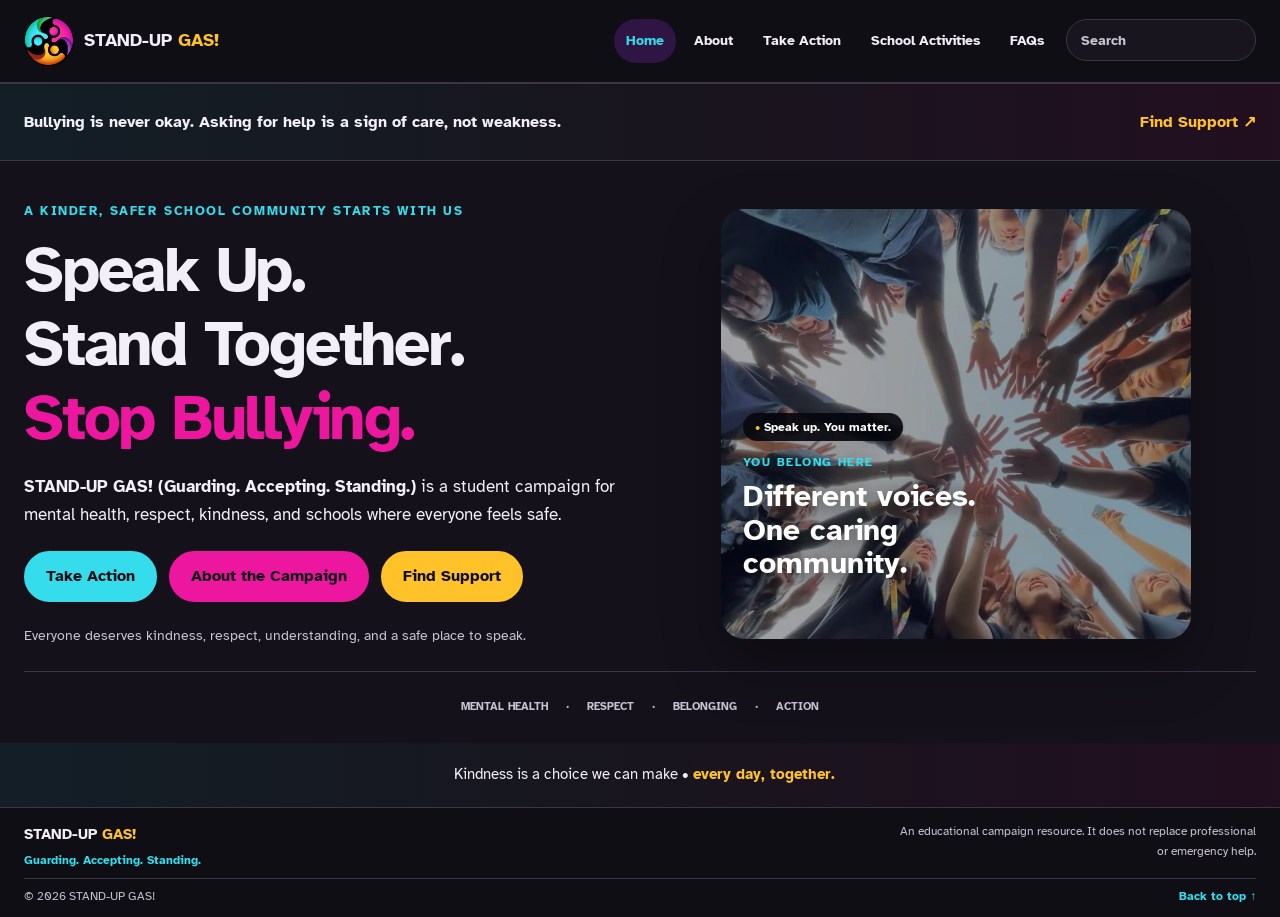
<file: index.html>
<!doctype html>
<html lang="en">
  <head>
    <meta charset="UTF-8" />
    <meta name="viewport" content="width=device-width, initial-scale=1.0" />
    <meta name="theme-color" content="#100E15" />
    <meta
      name="description"
      content="STAND-UP GAS! promotes mental health awareness, kindness, and safer, more supportive schools."
    />
    <meta property="og:type" content="website" />
    <meta
      property="og:title"
      content="STAND-UP GAS! | Speak Up. Stand Together."
    />
    <meta
      property="og:description"
      content="A student campaign for mental health awareness, kindness, and safer schools."
    />
    <meta property="og:image" content="./img.png" />

    <title>STAND-UP GAS! | Home</title>

    <link rel="icon" type="image/png" href="./logo.png" />

    <link rel="preconnect" href="https://fonts.googleapis.com" />
    <link rel="preconnect" href="https://fonts.gstatic.com" crossorigin />

    <link
      href="https://fonts.googleapis.com/css2?family=Atkinson+Hyperlegible:wght@400;700&display=swap"
      rel="stylesheet"
    />

    <link rel="stylesheet" href="style.css" />
    <script src="script.js" defer></script>
  </head>

  <body>
<a class="skip-link" href="#main-content">Skip to content</a>

    <header class="site-header">
      <div class="container nav-wrap">
        <a class="brand" href="index.html#home">
          <img
            class="brand-logo"
            src="logo.png"
            alt="STAND-UP GAS! logo"
            width="681"
            height="681"
            decoding="async"
          />
          <span class="brand-name">STAND-UP <span>GAS!</span></span>
        </a>

        <button
          class="menu-toggle"
          aria-expanded="false"
          aria-controls="primary-navigation"
          aria-label="Open navigation menu"
          type="button"
        >
          <span></span>
          <span></span>
          <span></span>
        </button>

        <nav
          class="primary-navigation"
          id="primary-navigation"
          aria-label="Main navigation"
        >
          <a class="nav-link active" href="index.html" aria-current="page">Home</a>
          <a class="nav-link" href="about.html">About</a>
          <a class="nav-link" href="take-action.html">Take Action</a>
          <a class="nav-link" href="school-activities.html">School Activities</a>
          <a class="nav-link" href="faq.html">FAQs</a>
          <form class="site-search" role="search">
            <label class="sr-only" for="site-search-input">Search this website</label>
            <input
              id="site-search-input"
              name="search"
              type="search"
              placeholder="Search"
              autocomplete="off"
              aria-controls="search-results"
              aria-expanded="false"
            />
            <div
              class="search-results"
              id="search-results"
              role="listbox"
              hidden
            ></div>
          </form>
        </nav>
      </div>
    </header>
    <main id="main-content">
<section class="intro-strip">
        <div class="container intro-strip-inner">
          <p>
            Bullying is never okay. Asking for help is a sign of care, not
            weakness.
          </p>
          <a href="take-action.html#support">Find Support ↗</a>
        </div>
      </section>
<section class="hero section-anchor" id="home">
        <div class="container hero-grid">
          <div class="hero-copy">
            <p class="eyebrow">
              A kinder, safer school community starts with us
            </p>

            <h1>
              Speak Up.<br />
              Stand Together.<br />
              <span>Stop Bullying.</span>
            </h1>

            <p class="hero-intro">
              <strong>STAND-UP GAS! (Guarding. Accepting. Standing.)</strong>
              is a student campaign for mental health, respect, kindness, and
              schools where everyone feels safe.
            </p>

            <div class="hero-actions">
              <a href="take-action.html#take-action" class="button button-primary"
                >Take Action</a
              >
              <a href="about.html#about" class="button button-outline"
                >About the Campaign</a
              >
              <a href="take-action.html#support" class="button button-support">Find Support</a>
            </div>

            <p class="hero-note">
              Everyone deserves kindness, respect, understanding, and a safe
              place to speak.
            </p>
          </div>

          <div class="hero-art">
            <img
              src="img.png"
              alt="Students standing together and raising their hands"
              width="736"
              height="1308"
              fetchpriority="high"
              decoding="async"
            />
            <div class="art-caption">
              <p class="art-message">
                <span aria-hidden="true">•</span> Speak up. You matter.
              </p>
              <span>YOU BELONG HERE</span>
              <strong>Different voices.<br />One caring community.</strong>
            </div>
          </div>
        </div>

        <div class="container hero-bottom">
          <span>Mental Health</span>
          <span>·</span>
          <span>Respect</span>
          <span>·</span>
          <span>Belonging</span>
          <span>·</span>
          <span>Action</span>
        </div>
      </section>
<section class="closing-banner">
        <div class="container closing-inner">
          <span class="closing-star" aria-hidden="true"></span>
          <p>
            Kindness is a choice we can make •
            <strong>every day, together.</strong>
          </p>
        </div>
      </section>
    </main>
<footer class="site-footer">
      <div class="container footer-inner">
        <div class="footer-brand-block">
          <a class="footer-brand" href="index.html#home">STAND-UP&nbsp;<span>GAS!</span></a>
          <p class="footer-tagline">Guarding. Accepting. Standing.</p>
        </div>

        <p class="footer-small">
          An educational campaign resource. It does not replace professional or
          emergency help.
        </p>

        <div class="footer-bottom">
          <span class="copyright">© <span id="year"></span> STAND-UP GAS!</span>
          <a class="footer-back-top" href="index.html#home"
            >Back to top <span aria-hidden="true">↑</span></a
          >
        </div>
      </div>
    </footer>
  </body>
</html>
</file>
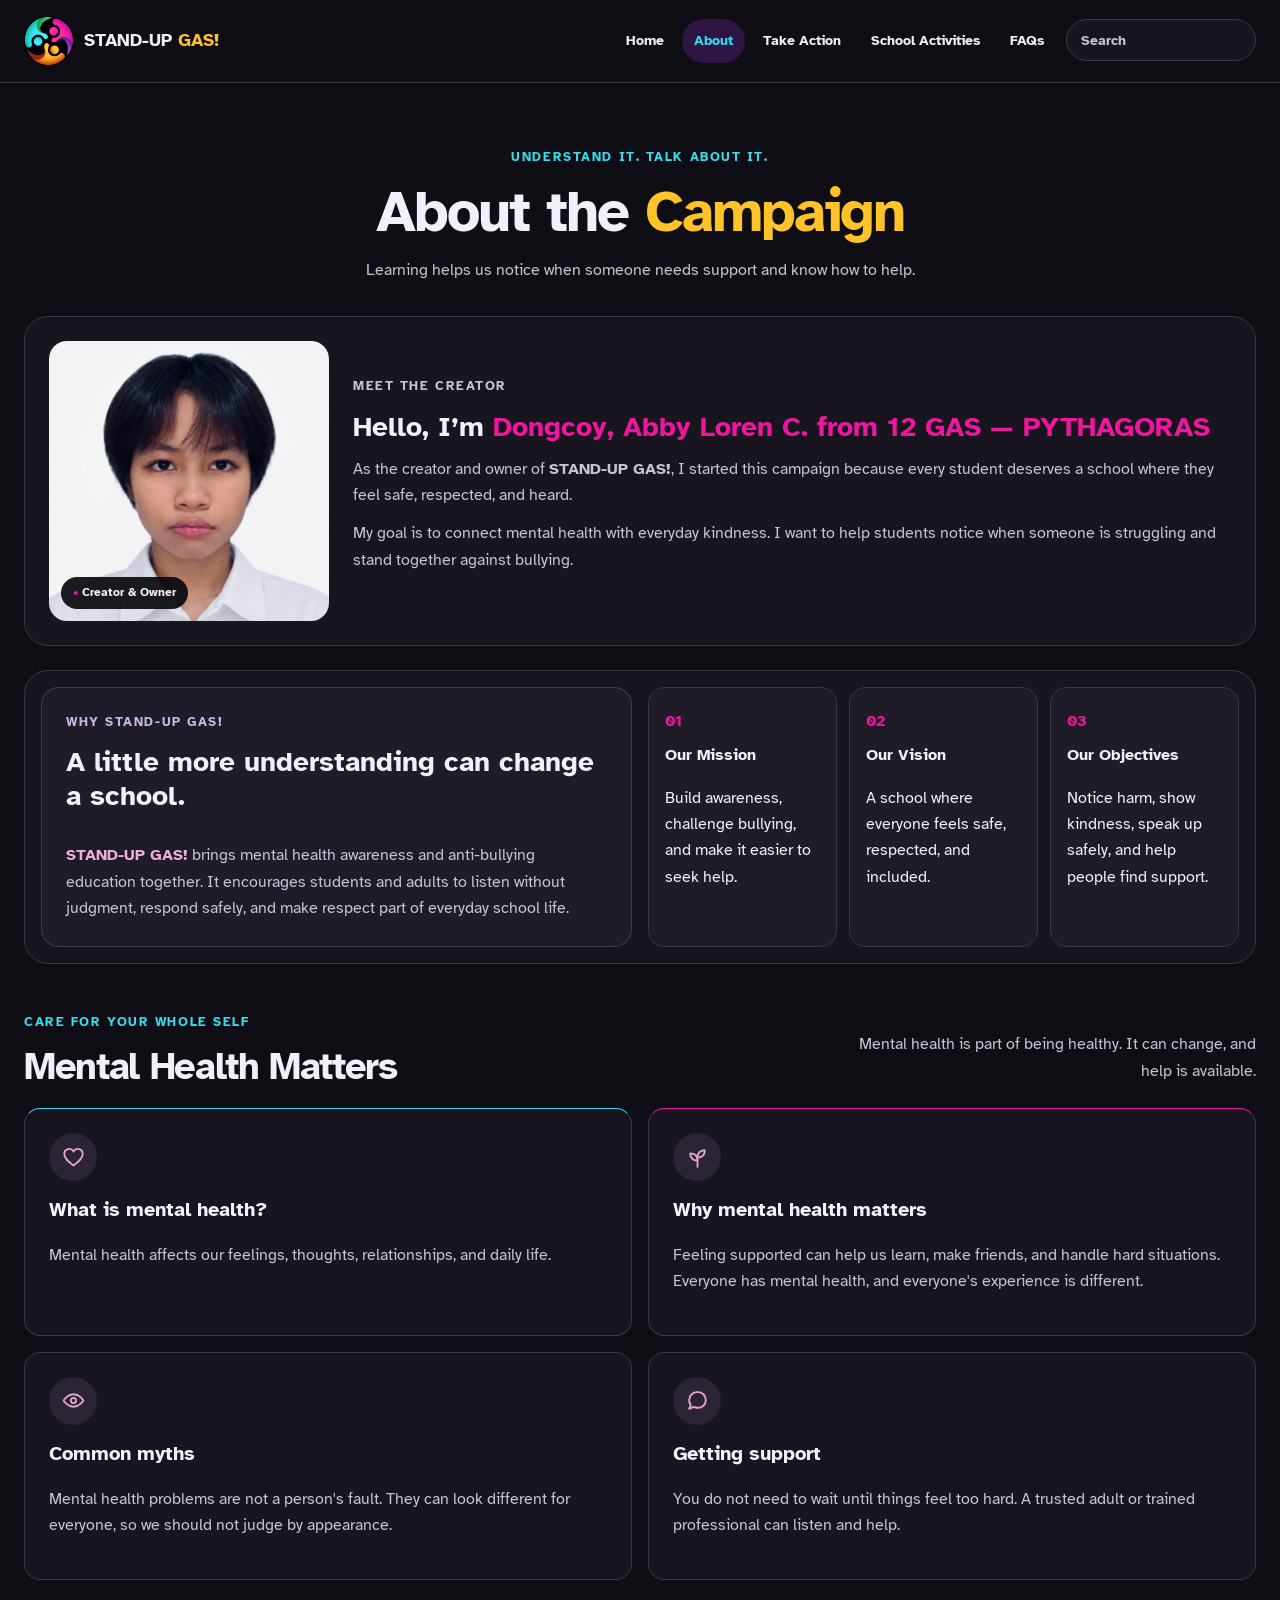
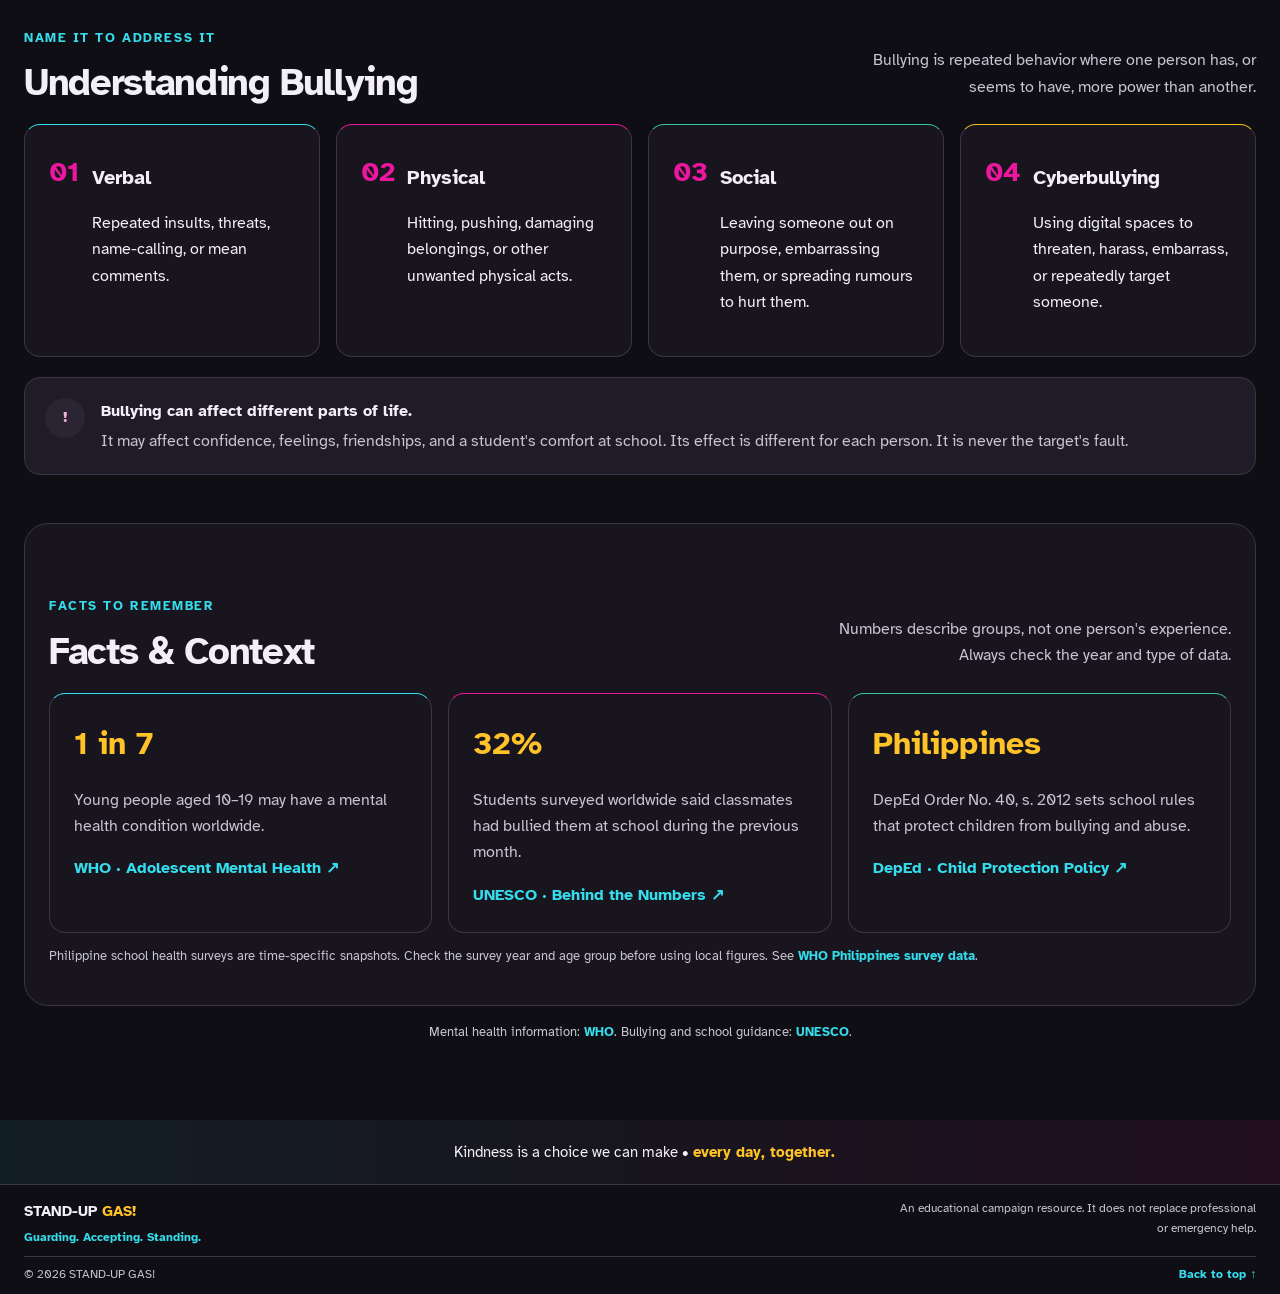
<file: about.html>
<!doctype html>
<html lang="en">
  <head>
    <meta charset="UTF-8" />
    <meta name="viewport" content="width=device-width, initial-scale=1.0" />
    <meta name="theme-color" content="#100E15" />
    <meta
      name="description"
      content="Learn about mental health, bullying, and the STAND-UP GAS! campaign for safer, more supportive schools."
    />
    <meta property="og:type" content="website" />
    <meta
      property="og:title"
      content="STAND-UP GAS! | About the Campaign"
    />
    <meta
      property="og:description"
      content="Learn how the campaign promotes mental health awareness, respect, and safer schools."
    />
    <meta property="og:image" content="./img.png" />

    <title>STAND-UP GAS! | About</title>

    <link rel="icon" type="image/png" href="./logo.png" />

    <link rel="preconnect" href="https://fonts.googleapis.com" />
    <link rel="preconnect" href="https://fonts.gstatic.com" crossorigin />

    <link
      href="https://fonts.googleapis.com/css2?family=Atkinson+Hyperlegible:wght@400;700&display=swap"
      rel="stylesheet"
    />

    <link rel="stylesheet" href="style.css" />
    <script src="script.js" defer></script>
  </head>

  <body>
<a class="skip-link" href="#main-content">Skip to content</a>

    <header class="site-header">
      <div class="container nav-wrap">
        <a class="brand" href="index.html#home">
          <img
            class="brand-logo"
            src="./logo.png"
            alt="STAND-UP GAS! logo"
            width="681"
            height="681"
            decoding="async"
          />
          <span class="brand-name">STAND-UP <span>GAS!</span></span>
        </a>

        <button
          class="menu-toggle"
          aria-expanded="false"
          aria-controls="primary-navigation"
          aria-label="Open navigation menu"
          type="button"
        >
          <span></span>
          <span></span>
          <span></span>
        </button>

        <nav
          class="primary-navigation"
          id="primary-navigation"
          aria-label="Main navigation"
        >
          <a class="nav-link" href="index.html">Home</a>
          <a class="nav-link active" href="about.html" aria-current="page">About</a>
          <a class="nav-link" href="take-action.html">Take Action</a>
          <a class="nav-link" href="school-activities.html">School Activities</a>
          <a class="nav-link" href="faq.html">FAQs</a>
          <form class="site-search" role="search">
            <label class="sr-only" for="site-search-input">Search this website</label>
            <input
              id="site-search-input"
              name="search"
              type="search"
              placeholder="Search"
              autocomplete="off"
              aria-controls="search-results"
              aria-expanded="false"
            />
            <div
              class="search-results"
              id="search-results"
              role="listbox"
              hidden
            ></div>
          </form>
        </nav>
      </div>
    </header>
    <main id="main-content">
<section class="section section-anchor" id="about">
        <div class="container">
          <div class="section-heading">
            <p class="eyebrow">Understand it. Talk about it.</p>
            <h2>About the <span>Campaign</span></h2>
            <p>
              Learning helps us notice when someone needs support and know how
              to help.
            </p>
          </div>

          <div class="creator-panel">
            <div class="creator-art">
              <img
                src="photo.jpg"
                alt="Dongcoy, Abby Loren C. 12 GAS — PYTHAGORAS, creator and owner of STAND-UP GAS!"
                class="creator-photo"
                loading="lazy"
                decoding="async"
              />
              <div class="creator-tag">
                <span aria-hidden="true">•</span> Creator &amp; Owner
              </div>
            </div>

            <div class="creator-copy">
              <p class="card-kicker">Meet the Creator</p>
              <h3>
                Hello, I’m
                <span>Dongcoy, Abby Loren C. from 12 GAS — PYTHAGORAS</span>
              </h3>
              <p>
                As the creator and owner of <strong>STAND-UP GAS!</strong>, I
                started this campaign because every student deserves a school
                where they feel safe, respected, and heard.
              </p>
              <p>
                My goal is to connect mental health with everyday kindness. I
                want to help students notice when someone is struggling and
                stand together against bullying.
              </p>
            </div>
          </div>

          <div class="campaign-panel">
            <div class="campaign-copy">
              <p class="card-kicker">Why STAND-UP GAS!</p>
              <h3>A little more understanding can change a school.</h3>

              <p>
                <strong>STAND-UP GAS!</strong> brings mental health awareness and anti-bullying
                education together. It encourages students and adults to listen
                without judgment, respond safely, and make respect part of
                everyday school life.
              </p>
            </div>

            <div class="campaign-pillars">
              <div>
                <span>01</span>
                <strong>Our Mission</strong>
                <p>
                  Build awareness, challenge bullying, and make it easier to
                  seek help.
                </p>
              </div>

              <div>
                <span>02</span>
                <strong>Our Vision</strong>
                <p>
                  A school where everyone feels safe, respected, and included.
                </p>
              </div>

              <div>
                <span>03</span>
                <strong>Our Objectives</strong>
                <p>
                  Notice harm, show kindness, speak up safely, and help people
                  find support.
                </p>
              </div>
            </div>
          </div>

          <div class="subsection-heading">
            <div>
              <p class="eyebrow">Care for your whole self</p>
              <h3>Mental Health Matters</h3>
            </div>
            <p>
              Mental health is part of being healthy. It can change, and help is
              available.
            </p>
          </div>

          <div class="info-grid">
            <article class="info-card">
              <span class="card-icon" aria-hidden="true">
                <svg viewBox="0 0 24 24" fill="none">
                  <path
                    d="M20.8 8.7c0 5-8.8 11-8.8 11s-8.8-6-8.8-11A4.7 4.7 0 0 1 12 6.2a4.7 4.7 0 0 1 8.8 2.5Z"
                  />
                </svg>
              </span>
              <h4>What is mental health?</h4>
              <p>
                Mental health affects our feelings, thoughts, relationships, and
                daily life.
              </p>
            </article>

            <article class="info-card">
              <span class="card-icon" aria-hidden="true">
                <svg viewBox="0 0 24 24" fill="none">
                  <path
                    d="M12 21v-9m0 3c-4.5 0-7-2.7-7-7 4.5 0 7 2.5 7 7Zm0-3c0-4.5 2.7-7 7-7 0 4.5-2.5 7-7 7Z"
                  />
                </svg>
              </span>
              <h4>Why mental health matters</h4>
              <p>
                Feeling supported can help us learn, make friends, and handle
                hard situations. Everyone has mental health, and everyone's
                experience is different.
              </p>
            </article>

            <article class="info-card">
              <span class="card-icon" aria-hidden="true">
                <svg viewBox="0 0 24 24" fill="none">
                  <path
                    d="M2.5 12s3.5-6 9.5-6 9.5 6 9.5 6-3.5 6-9.5 6-9.5-6-9.5-6Z"
                  />
                  <circle cx="12" cy="12" r="2.5" />
                </svg>
              </span>
              <h4>Common myths</h4>
              <p>
                Mental health problems are not a person's fault. They can look
                different for everyone, so we should not judge by appearance.
              </p>
            </article>

            <article class="info-card">
              <span class="card-icon" aria-hidden="true">
                <svg viewBox="0 0 24 24" fill="none">
                  <path
                    d="M20 11.5a7.5 7.5 0 0 1-8 7.5 8.6 8.6 0 0 1-3.5-.8L4 20l1.5-3.5A7.4 7.4 0 0 1 4 11.5 7.5 7.5 0 0 1 12 4a7.5 7.5 0 0 1 8 7.5Z"
                  />
                </svg>
              </span>
              <h4>Getting support</h4>
              <p>
                You do not need to wait until things feel too hard. A trusted
                adult or trained professional can listen and help.
              </p>
            </article>
          </div>

          <div class="subsection-heading">
            <div>
              <p class="eyebrow">Name it to address it</p>
              <h3>Understanding Bullying</h3>
            </div>
            <p>
              Bullying is repeated behavior where one person has, or seems to
              have, more power than another.
            </p>
          </div>

          <div class="bullying-grid">
            <article class="bullying-card">
              <span class="bully-number">01</span>
              <div>
                <h4>Verbal</h4>
                <p>
                  Repeated insults, threats, name-calling, or mean comments.
                </p>
              </div>
            </article>

            <article class="bullying-card">
              <span class="bully-number">02</span>
              <div>
                <h4>Physical</h4>
                <p>
                  Hitting, pushing, damaging belongings, or other unwanted
                  physical acts.
                </p>
              </div>
            </article>

            <article class="bullying-card">
              <span class="bully-number">03</span>
              <div>
                <h4>Social</h4>
                <p>
                  Leaving someone out on purpose, embarrassing them, or
                  spreading rumours to hurt them.
                </p>
              </div>
            </article>

            <article class="bullying-card">
              <span class="bully-number">04</span>
              <div>
                <h4>Cyberbullying</h4>
                <p>
                  Using digital spaces to threaten, harass, embarrass, or
                  repeatedly target someone.
                </p>
              </div>
            </article>
          </div>

          <div class="impact-note">
            <span class="impact-icon">!</span>
            <div>
              <h4>Bullying can affect different parts of life.</h4>
              <p>
                It may affect confidence, feelings, friendships, and a student's
                comfort at school. Its effect is different for each person. It
                is never the target's fault.
              </p>
            </div>
          </div>

          <div class="facts-panel">
            <div class="facts-heading">
              <div>
                <p class="eyebrow">Facts to remember</p>
                <h3>Facts &amp; Context</h3>
              </div>
              <p>
                Numbers describe groups, not one person's experience. Always
                check the year and type of data.
              </p>
            </div>

            <div class="fact-grid">
              <article class="fact-card">
                <span class="fact-value">1 in 7</span>
                <p>
                  Young people aged 10–19 may have a mental health condition
                  worldwide.
                </p>
                <a
                  href="https://www.who.int/news-room/fact-sheets/detail/adolescent-mental-health"
                  target="_blank"
                  rel="noopener noreferrer"
                  >WHO · Adolescent Mental Health ↗</a
                >
              </article>

              <article class="fact-card">
                <span class="fact-value">32%</span>
                <p>
                  Students surveyed worldwide said classmates had bullied
                  them at school during the previous month.
                </p>
                <a
                  href="https://www.unesco.org/en/articles/behind-numbers-ending-school-violence-and-bullying"
                  target="_blank"
                  rel="noopener noreferrer"
                  >UNESCO · Behind the Numbers ↗</a
                >
              </article>

              <article class="fact-card">
                <span class="fact-label">Philippines</span>
                <p>
                  DepEd Order No. 40, s. 2012 sets school rules that protect
                  children from bullying and abuse.
                </p>
                <a
                  href="https://www.deped.gov.ph/2012/05/14/do-40-s-2012-deped-child-protection-policy/"
                  target="_blank"
                  rel="noopener noreferrer"
                  >DepEd · Child Protection Policy ↗</a
                >
              </article>
            </div>

            <p class="facts-footnote">
              Philippine school health surveys are time-specific snapshots.
              Check the survey year and age group before using local figures.
              See
              <a
                href="https://www.who.int/teams/noncommunicable-diseases/surveillance/data/philippines"
                target="_blank"
                rel="noopener noreferrer"
                >WHO Philippines survey data</a
              >.
            </p>
          </div>

          <p class="source-note">
            Mental health information:
            <a
              href="https://www.who.int/health-topics/mental-health"
              target="_blank"
              rel="noopener noreferrer"
              >WHO</a
            >. Bullying and school guidance:
            <a
              href="https://www.unesco.org/en/health-education/safe-learning-environments"
              target="_blank"
              rel="noopener noreferrer"
              >UNESCO</a
            >.
          </p>
        </div>
      </section>
<section class="closing-banner">
        <div class="container closing-inner">
          <span class="closing-star" aria-hidden="true"></span>
          <p>
            Kindness is a choice we can make •
            <strong>every day, together.</strong>
          </p>
        </div>
      </section>
    </main>
<footer class="site-footer">
      <div class="container footer-inner">
        <div class="footer-brand-block">
          <a class="footer-brand" href="index.html#home">STAND-UP&nbsp;<span>GAS!</span></a>
          <p class="footer-tagline">Guarding. Accepting. Standing.</p>
        </div>

        <p class="footer-small">
          An educational campaign resource. It does not replace professional or
          emergency help.
        </p>

        <div class="footer-bottom">
          <span class="copyright">© <span id="year"></span> STAND-UP GAS!</span>
          <a class="footer-back-top" href="index.html#home"
            >Back to top <span aria-hidden="true">↑</span></a
          >
        </div>
      </div>
    </footer>
  </body>
</html>
</file>
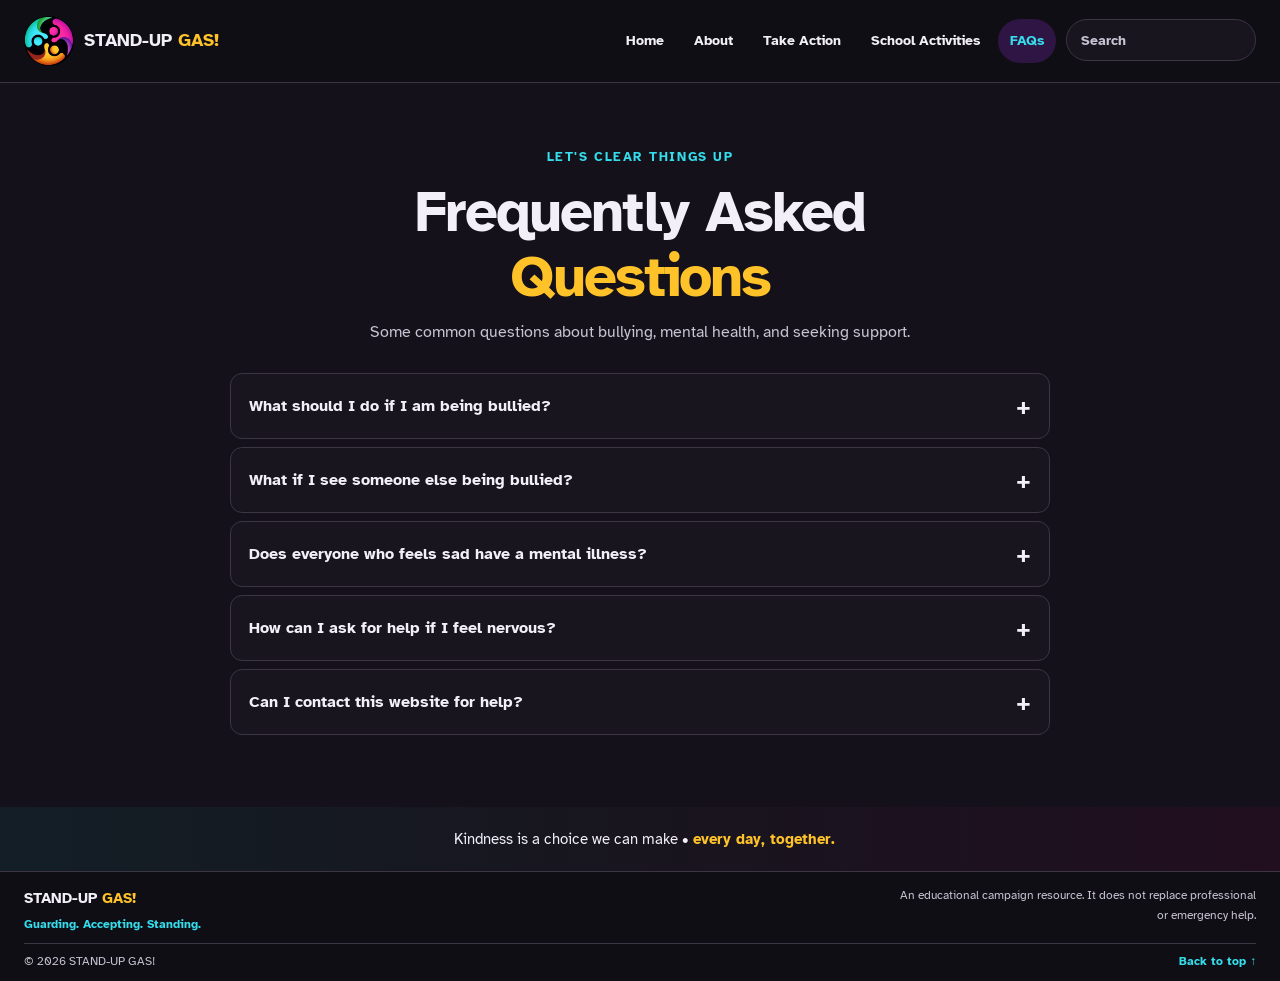
<file: faq.html>
<!doctype html>
<html lang="en">
  <head>
    <meta charset="UTF-8" />
    <meta name="viewport" content="width=device-width, initial-scale=1.0" />
    <meta name="theme-color" content="#100E15" />
    <meta
      name="description"
      content="Find clear answers about bullying, mental health, and asking for support."
    />
    <meta property="og:type" content="website" />
    <meta
      property="og:title"
      content="STAND-UP GAS! | FAQs"
    />
    <meta
      property="og:description"
      content="Answers to common questions about bullying, mental health, and finding help."
    />
    <meta property="og:image" content="./img.png" />

    <title>STAND-UP GAS! | FAQs</title>

    <link rel="icon" type="image/png" href="./logo.png" />

    <link rel="preconnect" href="https://fonts.googleapis.com" />
    <link rel="preconnect" href="https://fonts.gstatic.com" crossorigin />

    <link
      href="https://fonts.googleapis.com/css2?family=Atkinson+Hyperlegible:wght@400;700&display=swap"
      rel="stylesheet"
    />

    <link rel="stylesheet" href="style.css" />
    <script src="script.js" defer></script>
  </head>

  <body>
<a class="skip-link" href="#main-content">Skip to content</a>

    <header class="site-header">
      <div class="container nav-wrap">
        <a class="brand" href="index.html#home">
          <img
            class="brand-logo"
            src="logo.png"
            alt="STAND-UP GAS! logo"
            width="681"
            height="681"
            decoding="async"
          />
          <span class="brand-name">STAND-UP <span>GAS!</span></span>
        </a>

        <button
          class="menu-toggle"
          aria-expanded="false"
          aria-controls="primary-navigation"
          aria-label="Open navigation menu"
          type="button"
        >
          <span></span>
          <span></span>
          <span></span>
        </button>

        <nav
          class="primary-navigation"
          id="primary-navigation"
          aria-label="Main navigation"
        >
          <a class="nav-link" href="index.html">Home</a>
          <a class="nav-link" href="about.html">About</a>
          <a class="nav-link" href="take-action.html">Take Action</a>
          <a class="nav-link" href="school-activities.html">School Activities</a>
          <a class="nav-link active" href="faq.html" aria-current="page">FAQs</a>
          <form class="site-search" role="search">
            <label class="sr-only" for="site-search-input">Search this website</label>
            <input
              id="site-search-input"
              name="search"
              type="search"
              placeholder="Search"
              autocomplete="off"
              aria-controls="search-results"
              aria-expanded="false"
            />
            <div
              class="search-results"
              id="search-results"
              role="listbox"
              hidden
            ></div>
          </form>
        </nav>
      </div>
    </header>
    <main id="main-content">
<section class="section faq-section section-anchor" id="faq">
        <div class="container">
          <div class="section-heading">
            <p class="eyebrow">Let's clear things up</p>
            <h2 class="faq-title">
              Frequently Asked<br />
              <span>Questions</span>
            </h2>
            <p>
              Some common questions about bullying, mental health, and seeking
              support.
            </p>
          </div>

          <div class="faq-list">
            <article class="faq-item">
              <h3>
                <button
                  class="faq-question"
                  aria-expanded="false"
                  aria-controls="faq-answer-1"
                  type="button"
                >
                  What should I do if I am being bullied?
                  <span aria-hidden="true">+</span>
                </button>
              </h3>
              <div class="faq-answer" id="faq-answer-1" hidden>
                <p>
                  You deserve support, and it is not your fault. Move to a safer
                  place if necessary and tell a trusted adult or school staff
                  member what happened. Save relevant messages or screenshots
                  and ask what steps can keep you safe.
                </p>
              </div>
            </article>

            <article class="faq-item">
              <h3>
                <button
                  class="faq-question"
                  aria-expanded="false"
                  aria-controls="faq-answer-2"
                  type="button"
                >
                  What if I see someone else being bullied?
                  <span aria-hidden="true">+</span>
                </button>
              </h3>
              <div class="faq-answer" id="faq-answer-2" hidden>
                <p>
                  Do not put yourself in danger. You can check in privately,
                  include the person, and report what you saw to a trusted
                  adult. Online, avoid sharing harmful posts and use the
                  platform's reporting tools.
                </p>
              </div>
            </article>

            <article class="faq-item">
              <h3>
                <button
                  class="faq-question"
                  aria-expanded="false"
                  aria-controls="faq-answer-3"
                  type="button"
                >
                  Does everyone who feels sad have a mental illness?
                  <span aria-hidden="true">+</span>
                </button>
              </h3>
              <div class="faq-answer" id="faq-answer-3" hidden>
                <p>
                  No. Feeling sad is part of life. A trained professional can
                  help assess mental health concerns. If your feelings worry you
                  or make daily life hard, talk with a trusted adult or
                  professional.
                </p>
              </div>
            </article>

            <article class="faq-item">
              <h3>
                <button
                  class="faq-question"
                  aria-expanded="false"
                  aria-controls="faq-answer-4"
                  type="button"
                >
                  How can I ask for help if I feel nervous?
                  <span aria-hidden="true">+</span>
                </button>
              </h3>
              <div class="faq-answer" id="faq-answer-4" hidden>
                <p>
                  You could write a note, send a message, or start with: "I need
                  to tell you something, and I want your help." Choose an adult
                  you trust. If the first person cannot help, try another
                  trusted adult.
                </p>
              </div>
            </article>

            <article class="faq-item">
              <h3>
                <button
                  class="faq-question"
                  aria-expanded="false"
                  aria-controls="faq-answer-5"
                  type="button"
                >
                  Can I contact this website for help?
                  <span aria-hidden="true">+</span>
                </button>
              </h3>
              <div class="faq-answer" id="faq-answer-5" hidden>
                <p>
                  This is an educational campaign website. It does not have a
                  staffed contact service or message form. Please contact a
                  trusted adult, your school guidance counsellor, a trained
                  professional, or a reliable support service.
                </p>
              </div>
            </article>
          </div>
        </div>
      </section>
<section class="closing-banner">
        <div class="container closing-inner">
          <span class="closing-star" aria-hidden="true"></span>
          <p>
            Kindness is a choice we can make •
            <strong>every day, together.</strong>
          </p>
        </div>
      </section>
    </main>
<footer class="site-footer">
      <div class="container footer-inner">
        <div class="footer-brand-block">
          <a class="footer-brand" href="index.html#home">STAND-UP&nbsp;<span>GAS!</span></a>
          <p class="footer-tagline">Guarding. Accepting. Standing.</p>
        </div>

        <p class="footer-small">
          An educational campaign resource. It does not replace professional or
          emergency help.
        </p>

        <div class="footer-bottom">
          <span class="copyright">© <span id="year"></span> STAND-UP GAS!</span>
          <a class="footer-back-top" href="index.html#home"
            >Back to top <span aria-hidden="true">↑</span></a
          >
        </div>
      </div>
    </footer>
  </body>
</html>
</file>
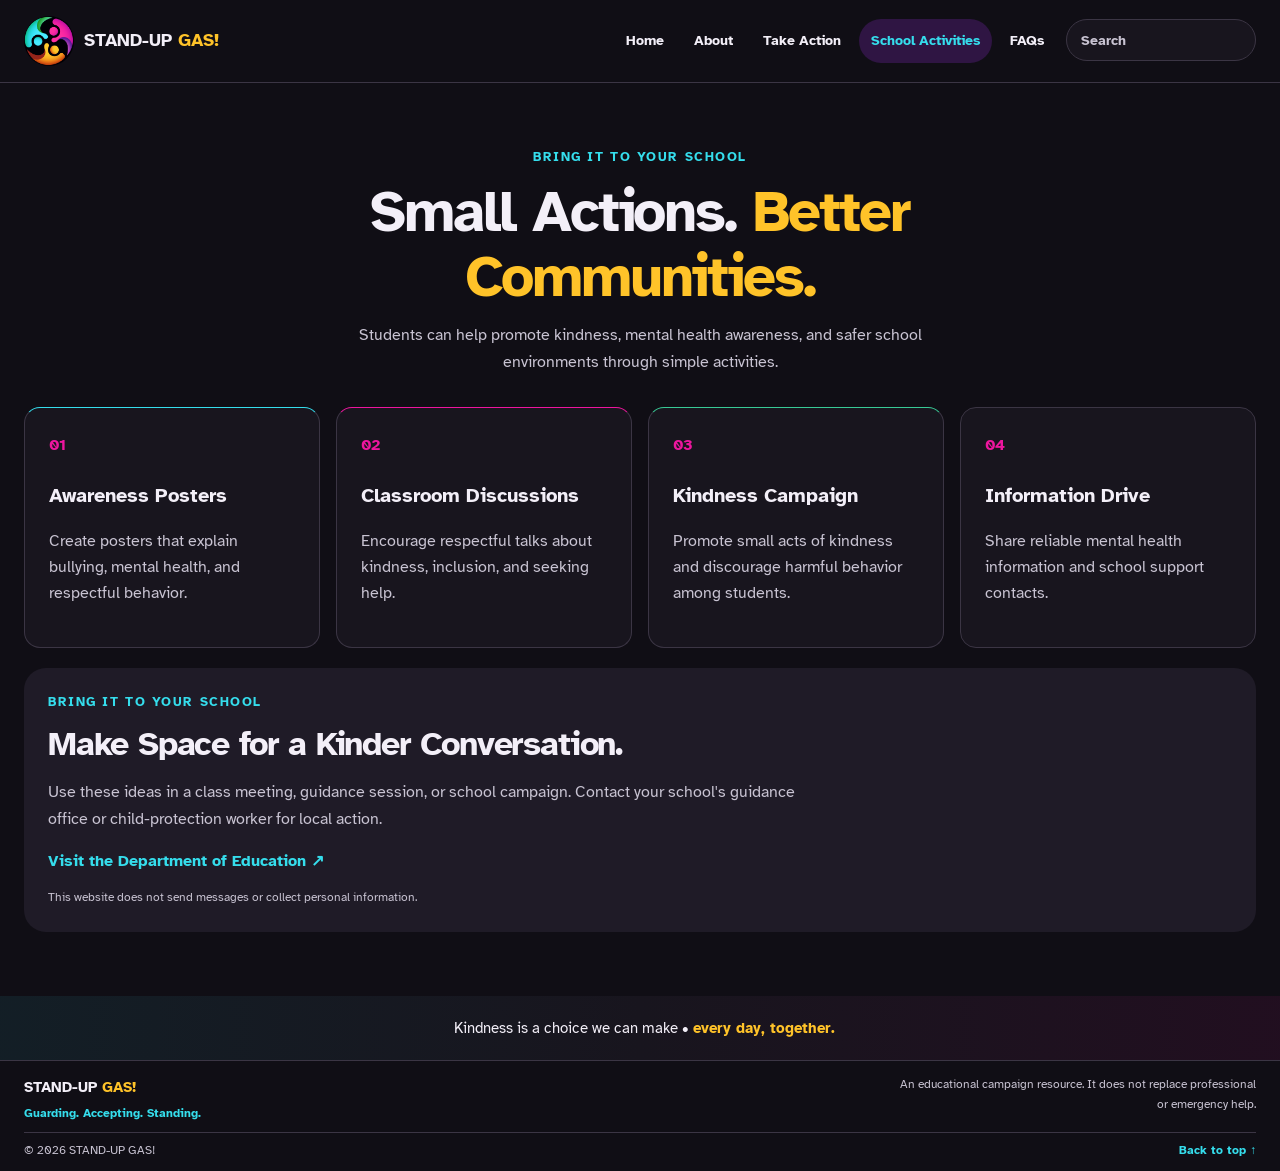
<file: school-activities.html>
<!doctype html>
<html lang="en">
  <head>
    <meta charset="UTF-8" />
    <meta name="viewport" content="width=device-width, initial-scale=1.0" />
    <meta name="theme-color" content="#100E15" />
    <meta
      name="description"
      content="Explore school activities that build kindness, mental health awareness, and safer communities."
    />
    <meta property="og:type" content="website" />
    <meta
      property="og:title"
      content="STAND-UP GAS! | School Activities"
    />
    <meta
      property="og:description"
      content="Ideas for classroom discussions, awareness posters, kindness campaigns, and more."
    />
    <meta property="og:image" content="./img.png" />

    <title>STAND-UP GAS! | School Activities</title>

    <link rel="icon" type="image/png" href="./logo.png" />

    <link rel="preconnect" href="https://fonts.googleapis.com" />
    <link rel="preconnect" href="https://fonts.gstatic.com" crossorigin />

    <link
      href="https://fonts.googleapis.com/css2?family=Atkinson+Hyperlegible:wght@400;700&display=swap"
      rel="stylesheet"
    />

    <link rel="stylesheet" href="style.css" />
    <script src="script.js" defer></script>
  </head>

  <body>
<a class="skip-link" href="#main-content">Skip to content</a>

    <header class="site-header">
      <div class="container nav-wrap">
        <a class="brand" href="index.html#home">
          <img
            class="brand-logo"
            src="./logo.png"
            alt="STAND-UP GAS! logo"
            width="681"
            height="681"
            decoding="async"
          />
          <span class="brand-name">STAND-UP <span>GAS!</span></span>
        </a>

        <button
          class="menu-toggle"
          aria-expanded="false"
          aria-controls="primary-navigation"
          aria-label="Open navigation menu"
          type="button"
        >
          <span></span>
          <span></span>
          <span></span>
        </button>

        <nav
          class="primary-navigation"
          id="primary-navigation"
          aria-label="Main navigation"
        >
          <a class="nav-link" href="index.html">Home</a>
          <a class="nav-link" href="about.html">About</a>
          <a class="nav-link" href="take-action.html">Take Action</a>
          <a class="nav-link active" href="school-activities.html" aria-current="page">School Activities</a>
          <a class="nav-link" href="faq.html">FAQs</a>
          <form class="site-search" role="search">
            <label class="sr-only" for="site-search-input">Search this website</label>
            <input
              id="site-search-input"
              name="search"
              type="search"
              placeholder="Search"
              autocomplete="off"
              aria-controls="search-results"
              aria-expanded="false"
            />
            <div
              class="search-results"
              id="search-results"
              role="listbox"
              hidden
            ></div>
          </form>
        </nav>
      </div>
    </header>
    <main id="main-content">
<section class="section section-anchor" id="school-activities">
        <div class="container">
          <div class="section-heading">
            <p class="eyebrow">Bring it to your school</p>
            <h2>Small Actions. <span>Better Communities.</span></h2>
            <p>
              Students can help promote kindness, mental health awareness, and
              safer school environments through simple activities.
            </p>
          </div>

          <div class="activities-grid">
            <article class="fact-card">
              <span class="activity-number">01</span>
              <h3>Awareness Posters</h3>
              <p>
                Create posters that explain bullying, mental health, and
                respectful behavior.
              </p>
            </article>

            <article class="fact-card">
              <span class="activity-number">02</span>
              <h3>Classroom Discussions</h3>
              <p>
                Encourage respectful talks about kindness, inclusion, and
                seeking help.
              </p>
            </article>

            <article class="fact-card">
              <span class="activity-number">03</span>
              <h3>Kindness Campaign</h3>
              <p>
                Promote small acts of kindness and discourage harmful behavior
                among students.
              </p>
            </article>

            <article class="fact-card">
              <span class="activity-number">04</span>
              <h3>Information Drive</h3>
              <p>
                Share reliable mental health information and school support
                contacts.
              </p>
            </article>
          </div>

          <aside class="contact-card">
            <span class="contact-mark" aria-hidden="true"></span>
            <p class="eyebrow">Bring it to your school</p>
            <h3>Make Space for a Kinder Conversation.</h3>
            <p>
              Use these ideas in a class meeting, guidance session, or school
              campaign. Contact your school's guidance office or
              child-protection worker for local action.
            </p>
            <a
              class="text-link"
              href="https://www.deped.gov.ph/"
              target="_blank"
              rel="noopener noreferrer"
              >Visit the Department of Education ↗</a
            >
            <p class="contact-disclaimer">
              This website does not send messages or collect personal
              information.
            </p>
          </aside>
        </div>
      </section>
<section class="closing-banner">
        <div class="container closing-inner">
          <span class="closing-star" aria-hidden="true"></span>
          <p>
            Kindness is a choice we can make •
            <strong>every day, together.</strong>
          </p>
        </div>
      </section>
    </main>
<footer class="site-footer">
      <div class="container footer-inner">
        <div class="footer-brand-block">
          <a class="footer-brand" href="index.html#home">STAND-UP&nbsp;<span>GAS!</span></a>
          <p class="footer-tagline">Guarding. Accepting. Standing.</p>
        </div>

        <p class="footer-small">
          An educational campaign resource. It does not replace professional or
          emergency help.
        </p>

        <div class="footer-bottom">
          <span class="copyright">© <span id="year"></span> STAND-UP GAS!</span>
          <a class="footer-back-top" href="index.html#home"
            >Back to top <span aria-hidden="true">↑</span></a
          >
        </div>
      </div>
    </footer>
  </body>
</html>
</file>
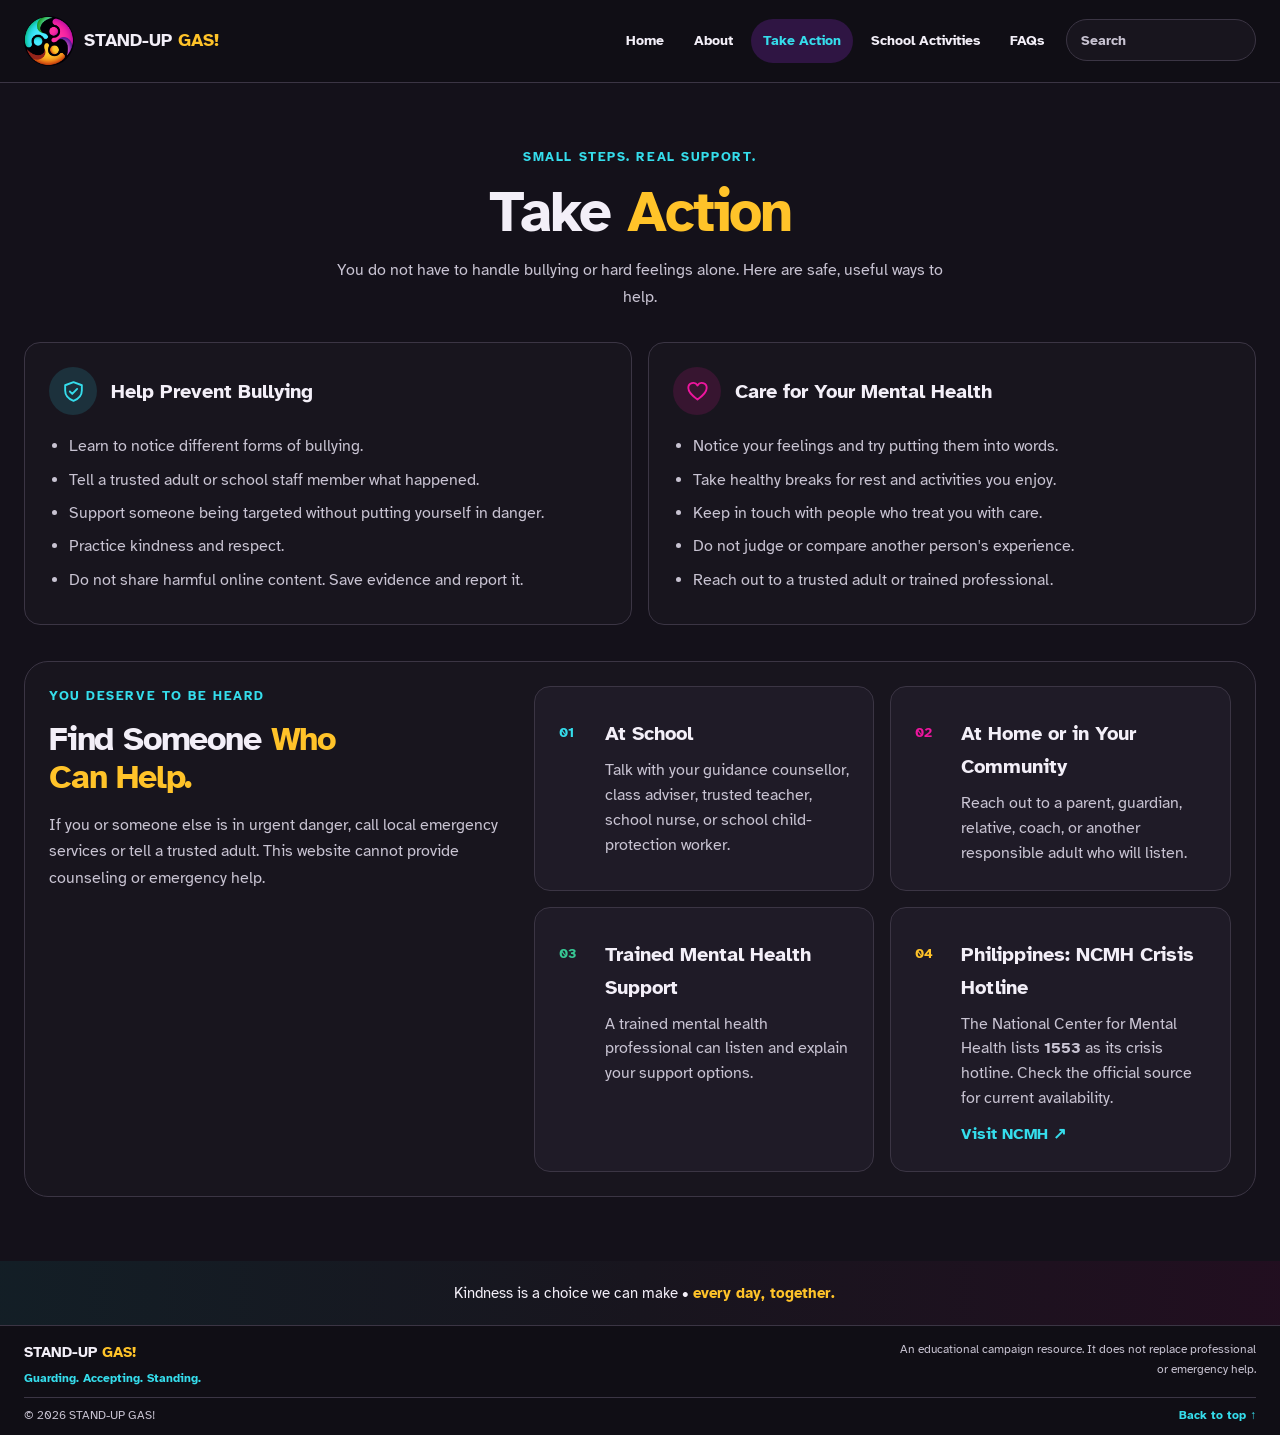
<file: take-action.html>
<!doctype html>
<html lang="en">
  <head>
    <meta charset="UTF-8" />
    <meta name="viewport" content="width=device-width, initial-scale=1.0" />
    <meta name="theme-color" content="#100E15" />
    <meta
      name="description"
      content="Find safe steps to prevent bullying, care for mental health, and reach trusted support."
    />
    <meta property="og:type" content="website" />
    <meta
      property="og:title"
      content="STAND-UP GAS! | Take Action"
    />
    <meta
      property="og:description"
      content="Simple guidance for supporting students and finding trusted help."
    />
    <meta property="og:image" content="./img.png" />

    <title>STAND-UP GAS! | Take Action</title>

    <link rel="icon" type="image/png" href="./logo.png" />

    <link rel="preconnect" href="https://fonts.googleapis.com" />
    <link rel="preconnect" href="https://fonts.gstatic.com" crossorigin />

    <link
      href="https://fonts.googleapis.com/css2?family=Atkinson+Hyperlegible:wght@400;700&display=swap"
      rel="stylesheet"
    />

    <link rel="stylesheet" href="style.css" />
    <script src="script.js" defer></script>
  </head>

  <body>
<a class="skip-link" href="#main-content">Skip to content</a>

    <header class="site-header">
      <div class="container nav-wrap">
        <a class="brand" href="index.html#home">
          <img
            class="brand-logo"
            src="./logo.png"
            alt="STAND-UP GAS! logo"
            width="681"
            height="681"
            decoding="async"
          />
          <span class="brand-name">STAND-UP <span>GAS!</span></span>
        </a>

        <button
          class="menu-toggle"
          aria-expanded="false"
          aria-controls="primary-navigation"
          aria-label="Open navigation menu"
          type="button"
        >
          <span></span>
          <span></span>
          <span></span>
        </button>

        <nav
          class="primary-navigation"
          id="primary-navigation"
          aria-label="Main navigation"
        >
          <a class="nav-link" href="index.html">Home</a>
          <a class="nav-link" href="about.html">About</a>
          <a class="nav-link active" href="take-action.html" aria-current="page">Take Action</a>
          <a class="nav-link" href="school-activities.html">School Activities</a>
          <a class="nav-link" href="faq.html">FAQs</a>
          <form class="site-search" role="search">
            <label class="sr-only" for="site-search-input">Search this website</label>
            <input
              id="site-search-input"
              name="search"
              type="search"
              placeholder="Search"
              autocomplete="off"
              aria-controls="search-results"
              aria-expanded="false"
            />
            <div
              class="search-results"
              id="search-results"
              role="listbox"
              hidden
            ></div>
          </form>
        </nav>
      </div>
    </header>
    <main id="main-content">
<section class="action-section section-anchor" id="take-action">
        <div class="container">
          <div class="section-heading">
            <p class="eyebrow">Small steps. Real support.</p>
            <h2>Take <span>Action</span></h2>
            <p>
              You do not have to handle bullying or hard feelings alone. Here
              are safe, useful ways to help.
            </p>
          </div>

          <div class="action-grid">
            <article class="action-card">
              <div class="action-card-heading">
                <span class="action-icon" aria-hidden="true">
                  <svg viewBox="0 0 24 24" fill="none">
                    <path
                      d="M12 3 20 6v5c0 5-3.4 8.2-8 10-4.6-1.8-8-5-8-10V6l8-3Z"
                    />
                    <path d="m8.5 12 2.3 2.3 4.7-4.8" />
                  </svg>
                </span>
                <h3>Help Prevent Bullying</h3>
              </div>

              <ul class="check-list">
                <li>Learn to notice different forms of bullying.</li>
                <li>
                  Tell a trusted adult or school staff member what happened.
                </li>
                <li>
                  Support someone being targeted without putting yourself in
                  danger.
                </li>
                <li>Practice kindness and respect.</li>
                <li>
                  Do not share harmful online content. Save evidence and report
                  it.
                </li>
              </ul>
            </article>

            <article class="action-card">
              <div class="action-card-heading">
                <span class="action-icon" aria-hidden="true">
                  <svg viewBox="0 0 24 24" fill="none">
                    <path
                      d="M20.8 8.7c0 5-8.8 11-8.8 11s-8.8-6-8.8-11A4.7 4.7 0 0 1 12 6.2a4.7 4.7 0 0 1 8.8 2.5Z"
                    />
                  </svg>
                </span>
                <h3>Care for Your Mental Health</h3>
              </div>

              <ul class="check-list">
                <li>Notice your feelings and try putting them into words.</li>
                <li>Take healthy breaks for rest and activities you enjoy.</li>
                <li>Keep in touch with people who treat you with care.</li>
                <li>Do not judge or compare another person's experience.</li>
                <li>Reach out to a trusted adult or trained professional.</li>
              </ul>
            </article>
          </div>

          <div class="support-section" id="support">
            <div class="support-intro">
              <p class="eyebrow">You deserve to be heard</p>
              <h3>Find Someone <span>Who Can Help.</span></h3>
              <p>
                If you or someone else is in urgent danger, call local emergency
                services or tell a trusted adult. This website cannot provide
                counseling or emergency help.
              </p>
            </div>

            <div class="support-list">
              <article class="support-item">
                <span class="support-index">01</span>
                <div>
                  <h4>At School</h4>
                  <p>
                    Talk with your guidance counsellor, class adviser, trusted
                    teacher, school nurse, or school child-protection worker.
                  </p>
                </div>
              </article>

              <article class="support-item">
                <span class="support-index">02</span>
                <div>
                  <h4>At Home or in Your Community</h4>
                  <p>
                    Reach out to a parent, guardian, relative, coach, or another
                    responsible adult who will listen.
                  </p>
                </div>
              </article>

              <article class="support-item">
                <span class="support-index">03</span>
                <div>
                  <h4>Trained Mental Health Support</h4>
                  <p>
                    A trained mental health professional can listen and explain
                    your support options.
                  </p>
                </div>
              </article>

              <article class="support-item">
                <span class="support-index">04</span>
                <div>
                  <h4>Philippines: NCMH Crisis Hotline</h4>
                  <p>
                    The National Center for Mental Health lists
                    <strong>1553</strong> as its crisis hotline. Check the
                    official source for current availability.
                  </p>
                  <a
                    href="https://ncmh.gov.ph/"
                    target="_blank"
                    rel="noopener noreferrer"
                    >Visit NCMH ↗</a
                  >
                </div>
              </article>
            </div>
          </div>
        </div>
      </section>
<section class="closing-banner">
        <div class="container closing-inner">
          <span class="closing-star" aria-hidden="true"></span>
          <p>
            Kindness is a choice we can make •
            <strong>every day, together.</strong>
          </p>
        </div>
      </section>
    </main>
<footer class="site-footer">
      <div class="container footer-inner">
        <div class="footer-brand-block">
          <a class="footer-brand" href="index.html#home">STAND-UP&nbsp;<span>GAS!</span></a>
          <p class="footer-tagline">Guarding. Accepting. Standing.</p>
        </div>

        <p class="footer-small">
          An educational campaign resource. It does not replace professional or
          emergency help.
        </p>

        <div class="footer-bottom">
          <span class="copyright">© <span id="year"></span> STAND-UP GAS!</span>
          <a class="footer-back-top" href="index.html#home"
            >Back to top <span aria-hidden="true">↑</span></a
          >
        </div>
      </div>
    </footer>
  </body>
</html>
</file>
<file: style.css>
* {
  box-sizing: border-box;
}

:root {
  --dark: #100e15;
  --text: #f3eff8;
  --muted: #c8c3d2;
  --card: #1f1b27;
  --card-dark: #18151e;
  --line: #3b3544;
  --blue: #35ddec;
  --pink: #ed169e;
  --yellow: #ffc329;
  --green: #38c995;
  --orange: #ff9f1c;
  --purple: #7022a5;
}

html {
  scroll-behavior: smooth;
  scroll-padding-top: 90px;
}

body {
  display: flex;
  min-height: 100vh;
  flex-direction: column;
  margin: 0;
  background: var(--dark);
  color: var(--text);
  font-family: "Atkinson Hyperlegible", Arial, sans-serif;
  line-height: 1.65;
}

main {
  flex: 1;
}

body.menu-open {
  overflow: hidden;
}

img {
  max-width: 100%;
  display: block;
}

a {
  color: inherit;
}

a,
button {
  transition: 0.2s ease;
}

:focus-visible {
  outline: 3px solid var(--blue);
  outline-offset: 4px;
}

.container {
  width: min(1360px, calc(100% - 48px));
  margin: 0 auto;
}

.skip-link {
  position: fixed;
  left: 16px;
  top: -60px;
  z-index: 100;
  padding: 10px 14px;
  background: var(--card);
  border-radius: 6px;
}

.skip-link:focus {
  top: 16px;
}

.site-header {
  position: sticky;
  top: 0;
  z-index: 50;
  background: var(--dark);
  border-bottom: 1px solid var(--line);
}

.nav-wrap {
  min-height: 82px;
  display: flex;
  align-items: center;
  gap: 28px;
}

.brand,
.footer-brand {
  display: flex;
  align-items: center;
  font-family: "Atkinson Hyperlegible", Arial, sans-serif;
  font-weight: 800;
  text-decoration: none;
}

.brand-logo {
  width: 50px;
  height: 50px;
  margin-right: 10px;
  border-radius: 50%;
  object-fit: contain;
}

.brand-name {
  font-size: 18px;
  white-space: nowrap;
}

.brand-name span,
.footer-brand span,
.section-heading h2 span,
.support-intro h3 span {
  color: var(--yellow);
}

.primary-navigation {
  margin-left: auto;
  display: flex;
  gap: 6px;
}

.nav-link {
  padding: 10px 12px;
  border-radius: 999px;
  font-size: 14px;
  font-weight: 700;
  text-decoration: none;
}

.nav-link:hover,
.nav-link.active {
  background: rgba(112, 34, 165, 0.32);
  color: var(--blue);
}

.sr-only {
  position: absolute;
  width: 1px;
  height: 1px;
  padding: 0;
  margin: -1px;
  overflow: hidden;
  clip: rect(0, 0, 0, 0);
  white-space: nowrap;
  border: 0;
}

.site-search {
  position: relative;
  width: 190px;
  margin-left: 4px;
}

.site-search input {
  width: 100%;
  height: 42px;
  padding: 9px 38px 9px 14px;
  border: 1px solid var(--line);
  border-radius: 999px;
  background: var(--card-dark);
  color: var(--text);
  font: 700 14px "Atkinson Hyperlegible", Arial, sans-serif;
  outline: none;
}

.site-search input::placeholder {
  color: var(--muted);
}

.site-search input:focus {
  border-color: var(--blue);
  box-shadow: 0 0 0 3px rgba(53, 221, 236, 0.16);
}

.search-results {
  position: absolute;
  top: 50px;
  right: 0;
  width: 290px;
  overflow: hidden;
  border: 1px solid var(--line);
  border-radius: 14px;
  background: var(--card-dark);
  box-shadow: 0 18px 40px rgba(0, 0, 0, 0.38);
}

.search-result {
  width: 100%;
  display: block;
  padding: 11px 14px;
  border: 0;
  border-bottom: 1px solid var(--line);
  background: transparent;
  color: var(--text);
  font: 700 14px "Atkinson Hyperlegible", Arial, sans-serif;
  text-align: left;
  cursor: pointer;
}

.search-result:last-child {
  border-bottom: 0;
}

.search-result:hover,
.search-result.active {
  background: rgba(112, 34, 165, 0.32);
  color: var(--blue);
}

.search-empty {
  margin: 0;
  padding: 12px 14px;
  color: var(--muted);
  font-size: 14px;
}

.search-web {
  color: var(--blue);
  text-decoration: none;
}

.menu-toggle {
  display: none;
  width: 44px;
  height: 44px;
  margin-left: auto;
  padding: 10px;
  border: 1px solid var(--line);
  border-radius: 50%;
  background: var(--card);
}

.menu-toggle span {
  display: block;
  height: 2px;
  margin: 5px 0;
  background: white;
}

.hero {
  min-height: 580px;
  overflow: hidden;
  background: #14111a;
}

.hero-grid {
  min-height: 500px;
  display: grid;
  grid-template-columns: repeat(2, minmax(0, 1fr));
  align-items: center;
  gap: 32px;
  padding: 40px 0 24px;
}

.eyebrow,
.card-kicker {
  margin: 0 0 12px;
  color: var(--blue);
  font-size: 13px;
  font-weight: 800;
  letter-spacing: 0.12em;
  text-transform: uppercase;
}

.hero h1 {
  max-width: 650px;
  margin: 0;
  font-family: "Atkinson Hyperlegible", Arial, sans-serif;
  font-size: clamp(46px, 5vw, 68px);
  line-height: 1.15;
  letter-spacing: -0.035em;
}

.hero h1 span {
  color: var(--pink);
}

.hero-intro {
  max-width: 620px;
  margin: 18px 0 22px;
  color: var(--text);
  font-size: 17px;
}

.hero-actions {
  display: flex;
  flex-wrap: wrap;
  gap: 12px;
}

.button {
  min-height: 48px;
  display: inline-flex;
  align-items: center;
  justify-content: center;
  padding: 10px 20px;
  border: 2px solid transparent;
  border-radius: 999px;
  font-weight: 800;
  text-decoration: none;
}

.button-primary {
  border-color: var(--blue);
  background: var(--blue);
  color: var(--dark);
}

.button-primary:hover {
  border-color: #7cebf3;
  background: #7cebf3;
}

.button-outline {
  border-color: var(--pink);
  color: var(--dark);
  background: var(--pink);
}

.button-outline:hover {
  border-color: #f44eb6;
  background: #f44eb6;
}

.button-support {
  border-color: var(--yellow);
  color: var(--dark);
  background: var(--yellow);
}

.button-support:hover {
  border-color: #ffda69;
  background: #ffda69;
  color: var(--dark);
}

.hero-note {
  margin: 22px 0 0;
  color: var(--muted);
  font-size: 14px;
}

.hero-art {
  position: relative;
  width: min(100%, 470px);
  height: 430px;
  justify-self: center;
  overflow: hidden;
  border-radius: 24px;
  background: var(--card);
  box-shadow: 0 24px 60px rgba(0, 0, 0, 0.32);
}

.hero-art img {
  width: 100%;
  height: 100%;
  object-fit: cover;
  object-position: 50% 45%;
}

.hero-art::after {
  content: "";
  position: absolute;
  inset: 0;
  background: rgba(9, 9, 16, 0.38);
  pointer-events: none;
}

.art-caption {
  position: absolute;
  left: 22px;
  bottom: 58px;
  z-index: 3;
  max-width: 270px;
  text-shadow: 0 2px 18px rgba(0, 0, 0, 0.72);
}

.art-caption span {
  display: block;
  margin-bottom: 7px;
  color: var(--blue);
  font-size: 12px;
  font-weight: 800;
  letter-spacing: 0.12em;
}

.art-caption .art-message {
  width: fit-content;
  margin: 0 0 12px;
  padding: 7px 12px;
  border-radius: 999px;
  background: rgba(9, 9, 16, 0.9);
  color: white;
  font-size: 12px;
  font-weight: 800;
  line-height: 1.2;
  letter-spacing: 0;
  text-transform: none;
}

.art-caption .art-message span {
  display: inline;
  margin: 0;
  color: var(--yellow);
  letter-spacing: 0;
}

.art-caption strong {
  display: block;
  color: white;
  font-family: "Atkinson Hyperlegible", Arial, sans-serif;
  font-size: clamp(22px, 3vw, 30px);
  line-height: 1.12;
}

.hero-bottom {
  min-height: 72px;
  display: flex;
  align-items: center;
  justify-content: center;
  gap: 18px;
  border-top: 1px solid var(--line);
  color: var(--muted);
  font-size: 11px;
  font-weight: 800;
  text-transform: uppercase;
}

.intro-strip {
  background: linear-gradient(90deg, rgba(53, 221, 236, 0.08), var(--card-dark), rgba(237, 22, 158, 0.08));
  border-top: 1px solid var(--line);
  border-bottom: 1px solid var(--line);
}

.intro-strip-inner {
  min-height: 76px;
  display: flex;
  align-items: center;
  gap: 18px;
}

.intro-strip p {
  flex: 1;
  margin: 0;
  font-weight: 700;
}

.intro-strip a {
  color: var(--yellow);
  font-weight: 800;
  text-decoration: none;
  white-space: nowrap;
}

.section {
  padding: 64px 0;
}

.section-heading {
  max-width: 720px;
  margin: 0 auto 32px;
  text-align: center;
}

.section-heading h2,
.subsection-heading h3,
.support-intro h3,
.facts-heading h3,
.contact-card h3 {
  margin: 0;
  font-family: "Atkinson Hyperlegible", Arial, sans-serif;
  line-height: 1.12;
  letter-spacing: -0.035em;
}

.section-heading h2 {
  font-size: clamp(38px, 5vw, 58px);
}

.section-heading > p:last-child {
  max-width: 620px;
  margin: 12px auto 0;
  color: var(--muted);
}

.subsection-heading,
.facts-heading {
  display: flex;
  align-items: end;
  justify-content: space-between;
  gap: 24px;
  margin: 48px 0 20px;
}

.subsection-heading h3,
.facts-heading h3 {
  font-size: clamp(28px, 3vw, 40px);
}

.subsection-heading > p,
.facts-heading > p {
  max-width: 420px;
  margin: 0 0 4px;
  color: var(--muted);
  text-align: right;
}

.creator-panel,
.campaign-panel,
.support-section {
  margin: 24px 0 16px;
  border: 1px solid var(--line);
  border-radius: 24px;
  background: var(--card-dark);
}

.creator-panel {
  display: grid;
  grid-template-columns: minmax(240px, 280px) minmax(0, 1fr);
  align-items: center;
  gap: 24px;
  padding: 24px;
}

.creator-art {
  position: relative;
  width: 100%;
  aspect-ratio: 1;
  overflow: hidden;
  border-radius: 18px;
  background: var(--card);
}

.creator-photo {
  width: 100%;
  height: 100%;
  object-fit: cover;
}

.creator-tag {
  position: absolute;
  left: 12px;
  bottom: 12px;
  padding: 6px 12px;
  border-radius: 999px;
  background: rgba(9, 9, 16, 0.92);
  font-size: 12px;
  font-weight: 800;
}

.creator-tag span {
  color: var(--pink);
}

.creator-copy h3 {
  margin: 6px 0 12px;
  font-family: "Atkinson Hyperlegible", Arial, sans-serif;
  font-size: 28px;
  line-height: 1.2;
}

.creator-copy h3 span {
  color: var(--pink);
}

.creator-copy p {
  margin: 0 0 12px;
  color: var(--muted);
}

.campaign-panel {
  display: grid;
  grid-template-columns: repeat(2, minmax(0, 1fr));
  gap: 16px;
  padding: 16px;
  background: var(--card-dark);
}

.campaign-copy {
  display: flex;
  flex-direction: column;
  justify-content: center;
  padding: 24px;
  border: 1px solid rgba(188, 170, 215, 0.22);
  border-radius: 18px;
  background: var(--card);
  color: var(--text);
}

.campaign-copy .card-kicker {
  color: #c8b8e8;
}

.campaign-copy h3 {
  margin: 0 0 14px;
  font-size: 28px;
  line-height: 1.2;
}

.campaign-copy > p:not(.card-kicker) {
  margin-bottom: 0;
  color: var(--muted);
}

.campaign-copy strong {
  color: #f0afd4;
}

.campaign-pillars span {
  color: #e6a3cd;
}

.campaign-pillars {
  display: grid;
  grid-template-columns: repeat(3, minmax(0, 1fr));
  gap: 12px;
}

.campaign-pillars > div,
.info-card,
.bullying-card,
.fact-card,
.action-card,
.faq-item,
.support-item {
  border: 1px solid var(--line);
  border-radius: 16px;
  background: var(--card-dark);
}

.campaign-pillars > div {
  padding: 20px 16px;
  background: var(--card);
}

.campaign-pillars span,
.bully-number,
.activity-number,
.support-index {
  color: var(--pink);
  font-weight: 800;
}

.action-card:nth-child(1) .action-icon,
.support-item:nth-child(1) .support-index {
  color: var(--blue);
}

.action-card:nth-child(2) .action-icon,
.support-item:nth-child(2) .support-index {
  color: var(--pink);
}

.support-item:nth-child(3) .support-index {
  color: var(--green);
}

.support-item:nth-child(4) .support-index {
  color: var(--yellow);
}

.action-card:nth-child(1) .action-icon {
  background: rgba(53, 221, 236, 0.14);
}

.action-card:nth-child(2) .action-icon {
  background: rgba(237, 22, 158, 0.14);
}

.campaign-pillars strong {
  display: block;
  margin: 8px 0;
}

.info-grid,
.bullying-grid,
.fact-grid,
.action-grid,
.activities-grid,
.support-list {
  display: grid;
  gap: 16px;
}

.info-grid,
.fact-grid,
.action-grid,
.activities-grid {
  grid-template-columns: repeat(2, minmax(0, 1fr));
}

.info-card,
.bullying-card,
.fact-card,
.action-card,
.faq-item,
.support-item {
  padding: 24px;
}

.info-card:nth-child(1),
.fact-card:nth-child(1),
.bullying-card:nth-child(1) {
  border-top-color: var(--blue);
}

.info-card:nth-child(2),
.fact-card:nth-child(2),
.bullying-card:nth-child(2) {
  border-top-color: var(--pink);
}

.fact-card:nth-child(3),
.bullying-card:nth-child(3) {
  border-top-color: var(--green);
}

.bullying-card:nth-child(4) {
  border-top-color: var(--yellow);
}

.card-icon,
.action-icon {
  width: 48px;
  height: 48px;
  display: grid;
  place-items: center;
  border-radius: 50%;
  background: #2a2433;
  color: #e6a3cd;
}

.card-icon svg,
.action-icon svg {
  width: 25px;
  stroke: currentColor;
  stroke-width: 1.8;
  stroke-linecap: round;
  stroke-linejoin: round;
}

.info-card h4,
.bullying-card h4,
.fact-card h3,
.action-card h3,
.support-item h4 {
  margin: 12px 0 8px;
  font-size: 20px;
}

.info-card p,
.fact-card p,
.support-item p {
  color: var(--muted);
}

.bullying-grid {
  grid-template-columns: repeat(4, minmax(0, 1fr));
}

.bullying-card {
  display: flex;
  gap: 12px;
}

.bully-number {
  font-size: 28px;
}

.impact-note {
  display: flex;
  gap: 16px;
  margin-top: 20px;
  padding: 20px;
  border: 1px solid var(--line);
  border-radius: 16px;
  background: var(--card);
}

.impact-icon {
  width: 40px;
  height: 40px;
  flex: 0 0 40px;
  display: grid;
  place-items: center;
  border-radius: 50%;
  background: #2a2433;
  color: #f0afd4;
  font-weight: 800;
}

.impact-note h4 {
  margin: 0 0 4px;
}

.impact-note p {
  margin: 0;
  color: var(--muted);
}

.facts-panel {
  margin-top: 48px;
  padding: 24px;
  border: 1px solid var(--line);
  border-radius: 24px;
  background: var(--card-dark);
}

.fact-grid {
  grid-template-columns: repeat(3, minmax(0, 1fr));
}

.fact-value,
.fact-label {
  display: block;
  margin-bottom: 12px;
  color: var(--yellow);
  font-family: "Atkinson Hyperlegible", Arial, sans-serif;
  font-size: 32px;
  font-weight: 800;
}

.fact-card a,
.facts-footnote a,
.source-note a,
.support-item a,
.text-link {
  color: var(--blue);
  font-weight: 800;
  text-decoration: none;
}

.facts-footnote,
.source-note {
  color: var(--muted);
  font-size: 13px;
}

.source-note {
  margin-top: 16px;
  text-align: center;
}

.action-section {
  padding: 64px 0;
  background: #14111a;
}

.action-section .section-heading {
  margin-bottom: 32px;
}

.action-card {
  min-height: 280px;
}

.action-card-heading {
  display: flex;
  align-items: center;
  gap: 14px;
}

.action-card-heading h3 {
  margin: 0;
}

.check-list {
  margin: 18px 0 0;
  padding-left: 20px;
}

.check-list li {
  margin: 7px 0;
  color: var(--muted);
}

.support-section {
  display: grid;
  grid-template-columns: minmax(260px, 0.8fr) minmax(0, 1.2fr);
  gap: 20px;
  margin: 36px 0 0;
  padding: 24px;
  border: 1px solid var(--line);
  border-radius: 24px;
  background: var(--card-dark);
}

.support-intro {
  align-self: start;
}

.support-intro h3 {
  max-width: 350px;
  font-size: 34px;
}

.support-intro p:last-child {
  color: var(--muted);
}

.support-list {
  grid-template-columns: repeat(2, minmax(0, 1fr));
}

.support-item {
  display: grid;
  grid-template-columns: 36px minmax(0, 1fr);
  align-content: start;
  gap: 10px;
  min-height: 160px;
  background: var(--card);
}

.support-index {
  padding-top: 10px;
  font-size: 14px;
}

.support-item h4 {
  margin-top: 6px;
}

.support-item p {
  margin: 0;
  line-height: 1.55;
}

.support-item a {
  display: inline-block;
  margin-top: 10px;
}

.activities-grid {
  grid-template-columns: repeat(4, minmax(0, 1fr));
}

.activities-grid .fact-card {
  min-height: 200px;
}

.activity-number {
  display: block;
  margin-bottom: 20px;
}

.contact-card {
  margin-top: 20px;
  padding: 24px;
  border-radius: 22px;
  background: var(--card);
}

.contact-card h3 {
  font-size: 34px;
}

.contact-card p:not(.eyebrow) {
  max-width: 760px;
  color: var(--muted);
}

.contact-disclaimer {
  margin: 14px 0 0;
  font-size: 12px;
}

.faq-section {
  background: #14111a;
}

.faq-section .section-heading {
  margin-bottom: 28px;
}

.faq-title {
  max-width: 720px;
  margin: 0 auto;
  line-height: 1.15;
  letter-spacing: -0.025em;
}

.faq-section .section-heading > p:last-child {
  margin-top: 10px;
  line-height: 1.55;
}

.faq-list {
  max-width: 820px;
  margin: 0 auto;
}

.faq-item {
  margin-bottom: 8px;
  padding: 0;
  overflow: hidden;
  border-radius: 12px;
}

.faq-item h3 {
  margin: 0;
}

.faq-question {
  width: 100%;
  min-height: 64px;
  display: flex;
  align-items: center;
  justify-content: space-between;
  gap: 16px;
  padding: 14px 18px;
  border: 0;
  background: transparent;
  color: var(--text);
  font:
    800 16px "Atkinson Hyperlegible",
    Arial,
    sans-serif;
  text-align: left;
  cursor: pointer;
}

.faq-question span {
  font-size: 24px;
  transition: transform 0.2s ease;
}

.faq-question[aria-expanded="true"] span {
  transform: rotate(45deg);
}

.faq-answer {
  padding: 0 18px 16px;
}

.faq-answer p {
  margin: 0;
  color: var(--muted);
}

.closing-banner {
  background: linear-gradient(90deg, rgba(53, 221, 236, 0.08), var(--card-dark), rgba(237, 22, 158, 0.08));
}

.closing-inner strong {
  color: var(--yellow);
}

.closing-inner {
  min-height: 64px;
  display: flex;
  align-items: center;
  gap: 8px;
}

.closing-inner p {
  flex: 1;
  margin: 0;
  font-size: 15px;
  text-align: center;
}

.site-footer {
  background: var(--dark);
  border-top: 1px solid var(--line);
}

.footer-inner {
  display: grid;
  grid-template-columns: 1fr 360px;
  gap: 8px 20px;
  padding: 14px 0 10px;
}

.footer-brand-block {
  display: grid;
  justify-items: start;
  gap: 4px;
}

.footer-brand {
  font-size: 15px;
}

.footer-tagline {
  margin: 0;
  color: var(--blue);
  font-size: 12px;
  font-weight: 800;
}

.footer-small {
  max-width: 360px;
  justify-self: end;
  margin: 0;
  color: var(--muted);
  text-align: right;
  font-size: 12px;
}

.footer-bottom {
  grid-column: 1 / -1;
  display: flex;
  flex-wrap: wrap;
  justify-content: space-between;
  gap: 8px 16px;
  padding-top: 8px;
  border-top: 1px solid var(--line);
}

.copyright,
.footer-back-top {
  color: var(--muted);
  font-size: 12px;
  text-decoration: none;
}

.footer-back-top {
  color: var(--blue);
  font-weight: 800;
}

@media (max-width: 900px) {
  .menu-toggle {
    display: block;
  }

  .primary-navigation {
    position: fixed;
    top: 82px;
    left: 0;
    right: 0;
    display: none;
    flex-direction: column;
    padding: 16px 20px 24px;
    background: var(--dark);
    border-bottom: 1px solid var(--line);
  }

  .primary-navigation.open {
    display: flex;
  }

  .nav-link {
    padding: 12px 16px;
  }

  .site-search {
    width: 100%;
    margin: 8px 0 0;
  }

  .search-results {
    position: static;
    width: 100%;
    margin-top: 8px;
  }

  .hero-grid,
  .campaign-panel,
  .support-section,
  .creator-panel {
    grid-template-columns: 1fr;
  }

  .hero-grid {
    text-align: center;
  }

  .hero-actions {
    justify-content: center;
  }

  .hero-art,
  .creator-art {
    max-width: 280px;
  }

  .hero-art {
    width: 300px;
    height: 300px;
  }

  .creator-art {
    margin: 0 auto;
  }

  .campaign-pillars,
  .fact-grid,
  .bullying-grid,
  .activities-grid,
  .support-list {
    grid-template-columns: repeat(2, 1fr);
  }

  .footer-inner {
    grid-template-columns: 1fr;
  }

  .footer-small {
    justify-self: start;
    text-align: left;
  }
}

@media (max-width: 640px) {
  .container {
    width: calc(100% - 28px);
  }

  .action-section {
    padding: 52px 0;
  }

  .nav-wrap {
    min-height: 72px;
  }

  .primary-navigation {
    top: 72px;
  }

  .brand-logo {
    width: 42px;
    height: 42px;
  }

  .brand-name {
    font-size: 15px;
  }

  .hero h1 {
    font-size: clamp(34px, 10.5vw, 46px);
  }

  .hero-art {
    width: 220px;
    height: 220px;
  }

  .art-caption {
    left: 14px;
    bottom: 48px;
    max-width: 190px;
  }

  .art-caption strong {
    font-size: 18px;
  }

  .art-caption span {
    font-size: 10px;
  }

  .hero-bottom {
    flex-wrap: wrap;
    padding: 18px 0;
  }

  .section {
    padding: 52px 0;
  }

  .subsection-heading,
  .facts-heading {
    display: block;
    text-align: center;
  }

  .subsection-heading > p,
  .facts-heading > p {
    margin: 12px auto 0;
    text-align: center;
  }

  .campaign-pillars,
  .info-grid,
  .bullying-grid,
  .fact-grid,
  .action-grid,
  .activities-grid,
  .support-list,
  .footer-inner {
    grid-template-columns: 1fr;
  }

  .campaign-copy,
  .facts-panel,
  .support-section,
  .contact-card {
    padding: 24px 18px;
  }

  .creator-panel {
    padding: 18px;
  }

  .faq-title {
    line-height: 1.1;
  }

  .footer-bottom {
    align-items: flex-start;
  }
}

@media (prefers-reduced-motion: reduce) {
  html {
    scroll-behavior: auto;
  }

  *,
  *::before,
  *::after {
    transition-duration: 0.01ms !important;
  }
}
</file>
